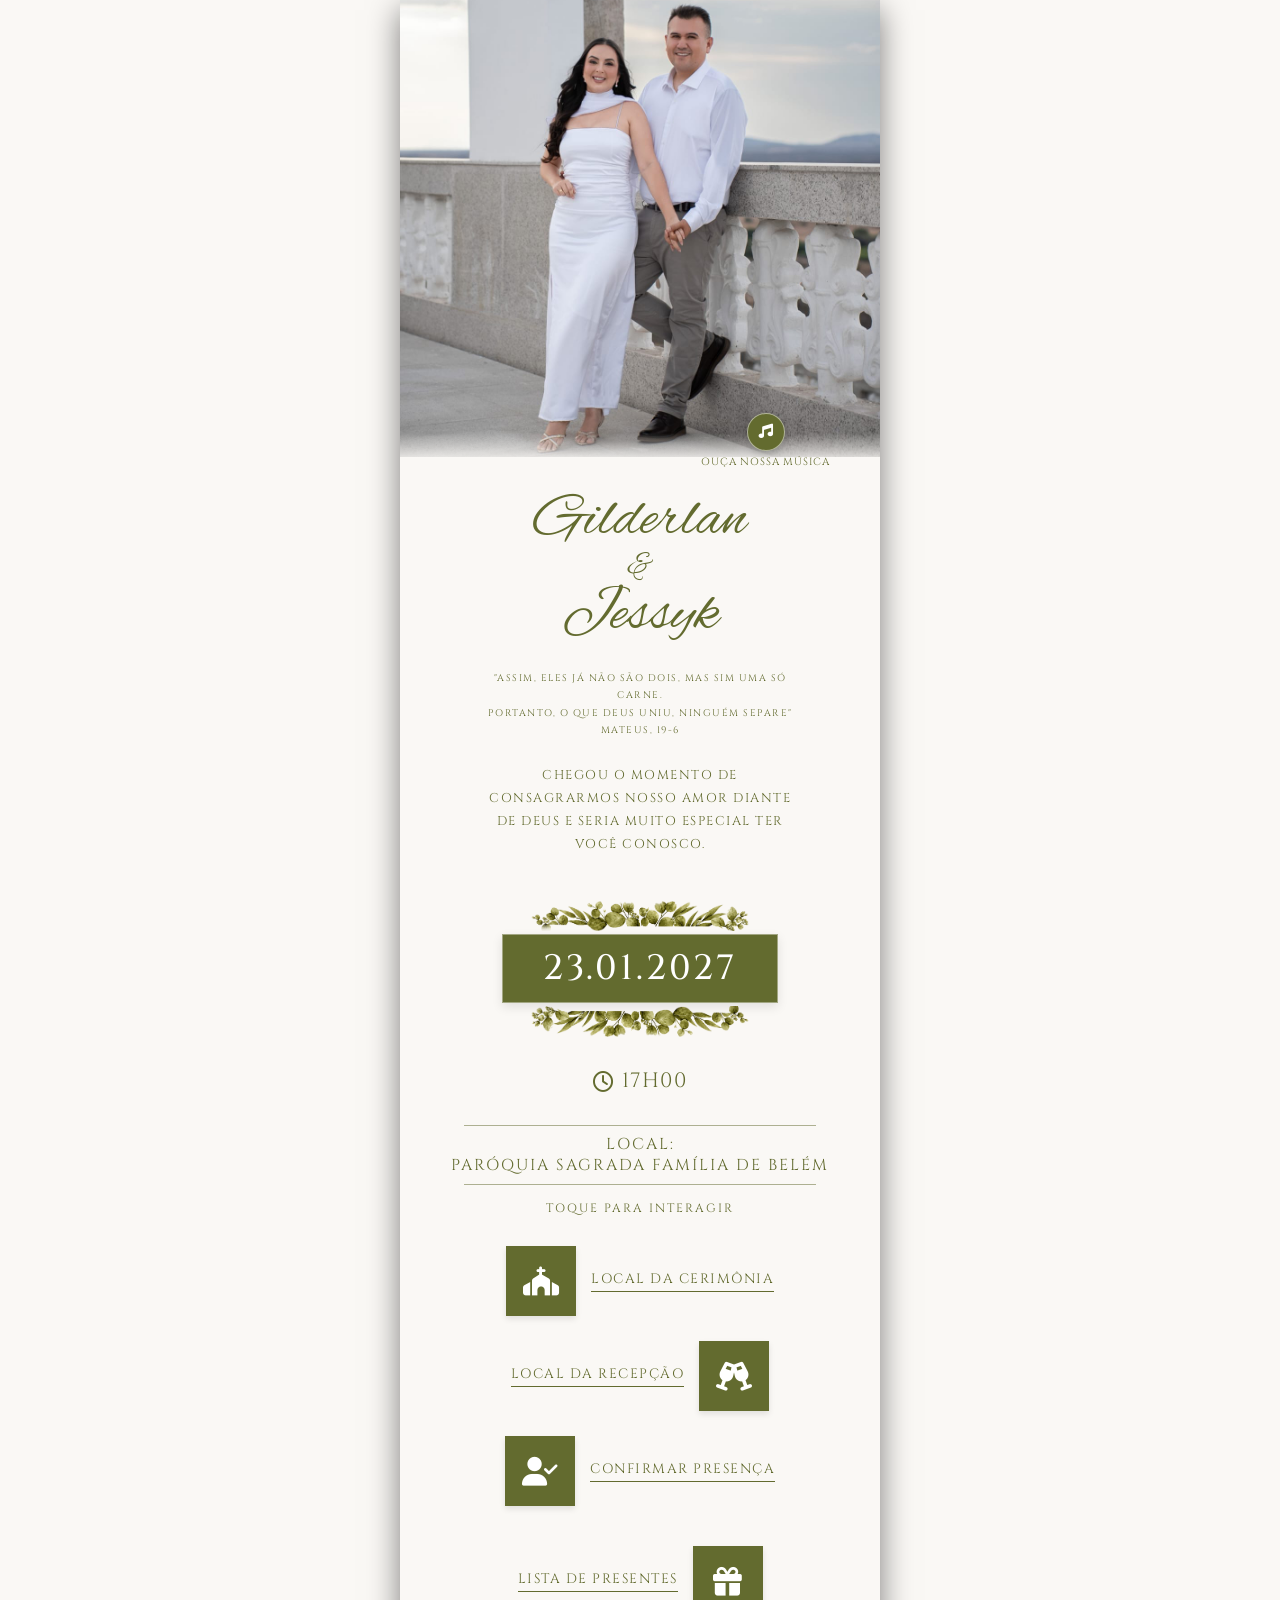
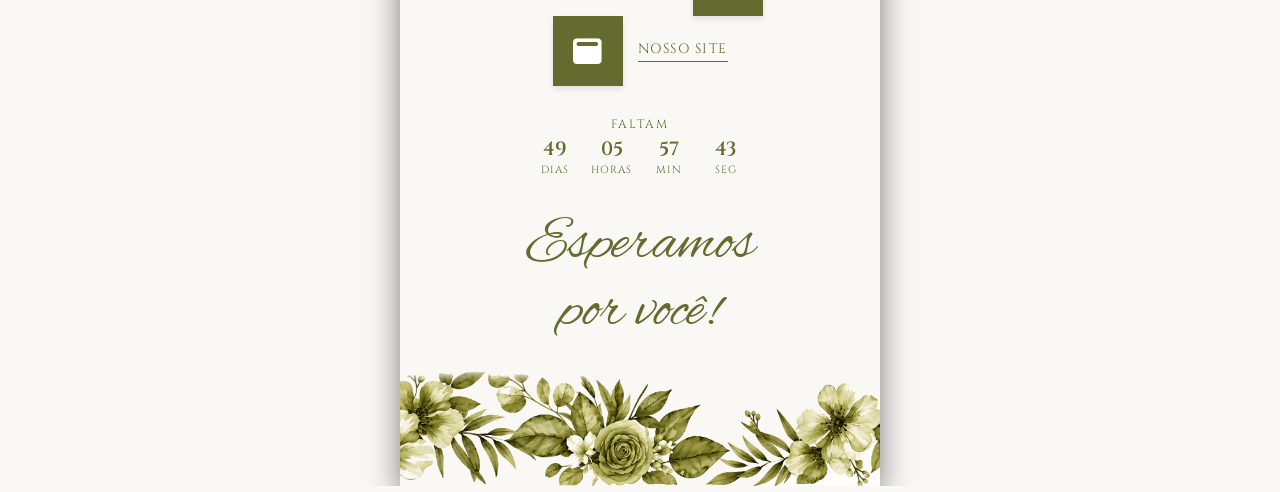
<file: index.html>
<!DOCTYPE html>
<html lang="pt-BR">
<head>
  <meta charset="UTF-8">
  <meta name="viewport" content="width=device-width, initial-scale=1.0">
  <title>Gilderlan e Jessyk</title>
  
  <!-- Google Fonts -->
  <link rel="preconnect" href="https://fonts.googleapis.com">
  <link rel="preconnect" href="https://fonts.gstatic.com" crossorigin>
  <link href="https://fonts.googleapis.com/css2?family=Alex+Brush&family=Cinzel:wght@400;500;600&display=swap" rel="stylesheet">
  
  <!-- Ícones do App/Navegador -->
  <link href="imagens/icon.png" rel="shortcut icon"/>
  <link href="imagens/icon-192.png" rel="icon" sizes="192x192"/>
  <link href="imagens/icon-180.png" rel="apple-touch-icon" sizes="180x180"/>
  
  <!-- FontAwesome -->
  <link rel="stylesheet" href="https://cdnjs.cloudflare.com/ajax/libs/font-awesome/6.4.0/css/all.min.css">

  <!-- CSS Local -->
  <link rel="stylesheet" href="./style.css">
</head>
<body>
  <!-- Música de fundo -->
  <audio id="bg-music" loop src="audio/musica.mp3"></audio>
  
  <div class="card-container">

    <!-- FOTO DO TOPO (Floral Cima Ajustado) -->
    <div class="top-photo-wrapper">
      <img src="imagens/foto-casal.png" alt="Flores verde oliva">
    </div>

    <!-- CONTEÚDO PRINCIPAL -->
    <div class="main-content">
      
      <!-- CONTAINER DOS NOMES COM A DECORAÇÃO -->
      <div class="names-container">
        <h1 class="couple-names">
          Gilderlan
          <span>&</span>
          Jessyk
        </h1>
         <!-- Bloco de Música com Texto -->
<div class="music-wrapper">
    <button id="music-btn" class="music-toggle-btn" aria-label="Tocar Música">
      <i class="fa-solid fa-music"></i>
    </button>
    <span class="music-label">Ouça nossa música</span>
  </div>
      </div>
       
      <!-- Versículo Bíblico -->
      <p class="versiculo-biblico">
       "Assim, eles já não são dois, mas sim uma só carne.<br> 
        Portanto, o que Deus uniu, ninguém separe"<br>
        Mateus, 19-6
      </p>

      <!-- Texto da Saudação -->
      <p class="invitation-text">
        Chegou o momento de consagrarmos nosso amor diante de Deus e seria muito especial ter você conosco.
      </p>

      <!-- SEÇÃO DA DATA COM DECORAÇÕES -->
      <div class="date-wrapper">
        <img src="imagens/floral-cima.png" alt="Decoração Topo" class="date-deco date-deco-top">

        <!-- DATA EM DESTAQUE -->
        <div class="date-badge">
          23.01.2027
        </div>

        <img src="imagens/floral-baixo.png" alt="Decoração Base" class="date-deco date-deco-bottom">
      </div>

      <!-- HORA -->
      <div class="time-text">
        <i class="far fa-clock"></i>
        <span>17H00</span>
      </div>
      
      <!-- LOCAL -->
      <div class="location-info">
        <div class="divider-line"></div>
        <p class="location-text">Local: <br>Paróquia Sagrada Família de Belém</p>
        <div class="divider-line"></div>
      </div>

      <!-- INSTRUÇÃO -->
      <p class="touch-instruction">Toque para interagir</p>

      <!-- BOTÕES INTERATIVOS -->
      <div class="interactive-buttons">

        <!-- Botão 1: Local da Cerimônia (Igreja) -->
        <a href="https://digitalconvite.github.io/gilderlan-e-jessyk/local-cerimonia.html" rel="noopener noreferrer" class="btn-row">
          <div class="icon-square">
            <i class="fas fa-church"></i>
          </div>
          <span class="btn-label">Local da Cerimônia</span>
        </a>
        
         <!-- Botão 1: Local da Recepção -->
        <a href="https://digitalconvite.github.io/gilderlan-e-jessyk/local-recepcao.html" rel="noopener noreferrer" class="btn-row reverse">
          <div class="icon-square">
            <i class="fas fa-glass-cheers"></i>
          </div>
          <span class="btn-label">Local da Recepção</span>
        </a>
       
        <!-- Botão 3: Confirmar Presença -->
      <a href="https://noivos.casar.com/jessykgil?intro=0#/rsvp" rel="noopener noreferrer" class="btn-row">
        <div class="icon-square">
          <i class="fas fa-user-check"></i>
        </div>
        <span class="btn-label">Confirmar Presença</span>
      </div>
        
        <!-- Botão 3: Lista de presentes -->
        <a href="https://noivos.casar.com/jessykgil?intro=0#/presentes" rel="noopener noreferrer" class="btn-row reverse">
          <div class="icon-square">
            <i class="fas fa-gift"></i>
          </div>
          <span class="btn-label">Lista de presentes</span>
        </a>
       
        <!-- Site -->
        <a href="https://noivos.casar.com/jessykgil" rel="noopener noreferrer" class="btn-row">
          <div class="icon-square">
            <i class="fa-solid fa-window-maximize"></i>
          </div>
          <span class="btn-label">Nosso site</span>
        </a>

      </div>
      
   <!-- CONTAGEM REGRESSIVA -->
<div class="countdown-container">
  <div class="countdown-title">FALTAM</div>
  <div class="countdown-timer" id="countdown">
    <div class="time-box">
      <span id="days">00</span>
      <small>dias</small>
    </div>
    <div class="time-box">
      <span id="hours">00</span>
      <small>horas</small>
    </div>
    <div class="time-box">
      <span id="minutes">00</span>
      <small>min</small>
    </div>
    <div class="time-box">
      <span id="seconds">00</span>
      <small>seg</small>
    </div>
  </div>
</div>

    <div class="waiting-text">
        Esperamos<br>por você!
      </div>

    <!-- FOTO DA PARTE INFERIOR -->
    <div class="bottom-section">
      <div class="bottom-photo-wrapper">
        <img src="imagens/floral2.png" alt="flores douradas">
      </div>
    </div>

  </div>

  <!-- MODAL RSVP -->
  <div id="rsvpModal" class="modal">
    <div class="modal-content">
      <h3>Confirmação de Presença</h3>
      <form id="rsvpForm">
        
        <div class="form-group">
          <label for="nome">Seu Nome Completo:</label>
          <input type="text" id="nome" placeholder="Digite seu nome completo" required>
        </div>
        
        <div class="form-group">
          <label for="presencaCelebracao">Celebração:</label>
          <select id="presencaCelebracao" required>
            <option value="Sim, estarei presente na Celebração">Sim, estarei presente na Celebração</option>
            <option value="Não poderei ir à Celebração">Não poderei ir à Celebração</option>
          </select>
        </div>

        <div class="form-group">
          <label for="presencaRecepcao">Recepção / Festa:</label>
          <select id="presencaRecepcao" required>
            <option value="Sim, estarei presente na Recepção">Sim, estarei presente na Recepção</option>
            <option value="Não poderei ir à Recepção">Não poderei ir à Recepção</option>
          </select>
        </div>

        <div class="form-group">
          <label for="acompanhantes">Quantidade de Acompanhantes:</label>
          <input type="number" id="acompanhantes" placeholder="0" min="0" value="0">
        </div>

        <button type="submit" class="modal-btn">Enviar via WhatsApp</button>
        <button type="button" class="modal-btn btn-cancel" id="closeRsvpBtn">Fechar</button>
      </form>
    </div>
  </div>

  <!-- JavaScript Local -->
  <script src="./script.js"></script>
</body>
</html>
</file>
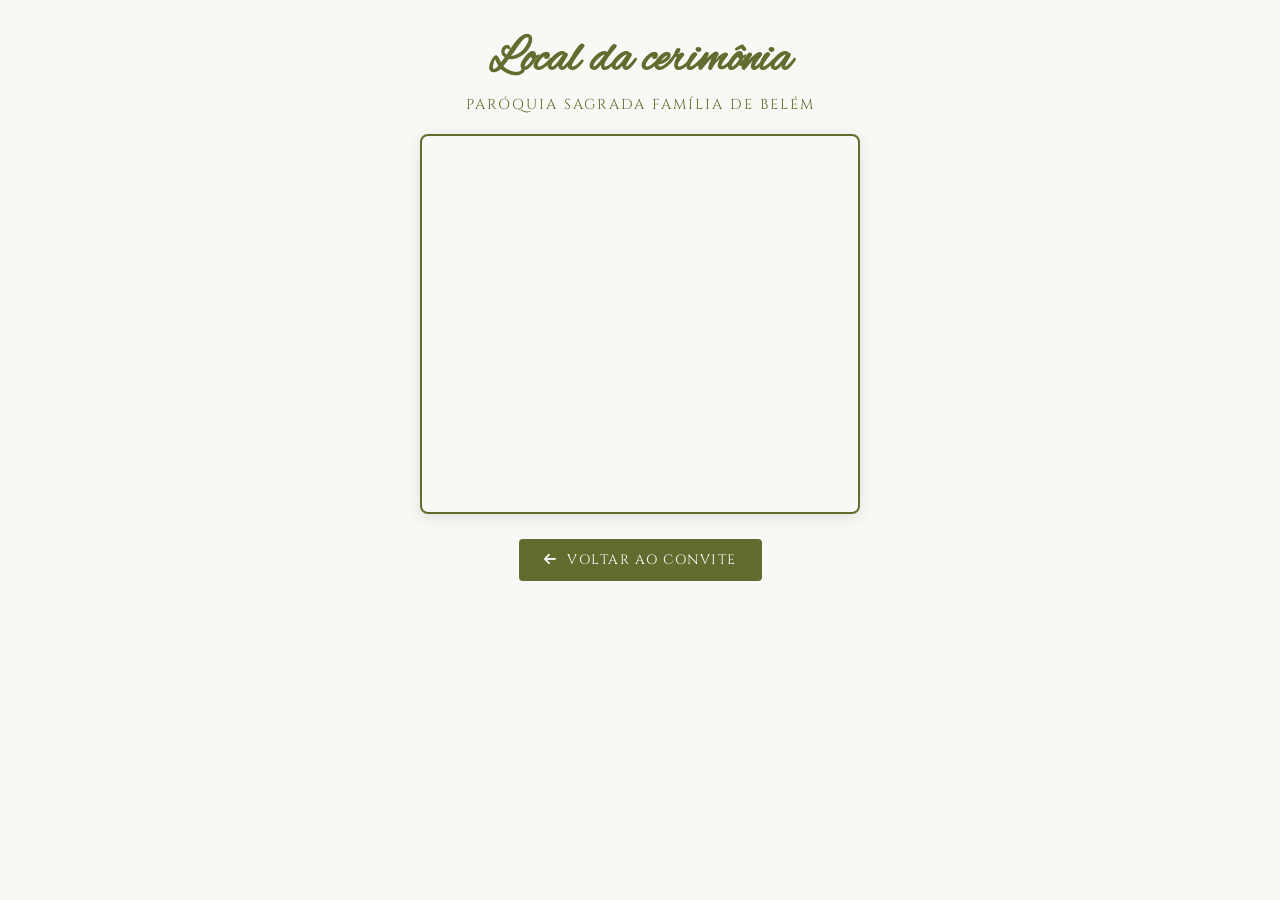
<file: local-cerimonia.html>
<!DOCTYPE html>
<html lang="pt-BR">
<head>
  <meta charset="UTF-8">
  <meta name="viewport" content="width=device-width, initial-scale=1.0">
  <title>Cerimônia</title>
  
  <!-- Google Fonts & FontAwesome -->
  <link rel="preconnect" href="https://fonts.googleapis.com">
  <link rel="preconnect" href="https://fonts.gstatic.com" crossorigin>
  <link href="https://fonts.googleapis.com/css2?family=Alex+Brush&family=Cinzel:wght@400;500;600&display=swap" rel="stylesheet">
  <link rel="stylesheet" href="https://cdnjs.cloudflare.com/ajax/libs/font-awesome/6.4.0/css/all.min.css">

  <!-- Estilos da página de localização -->
  <style>
    :root {
      --bg-color: #FAF8F5;
      --primary-color: #636b2F;
      --text-gold: #636b2F;
      --font-cursive: 'Alex Brush', cursive;
      --font-serif: 'Cinzel', serif;
    }

    * {
      box-sizing: border-box;
      margin: 0;
      padding: 0;
    }

    body {
      background-color: var(--bg-color);
      font-family: var(--font-serif);
      color: var(--text-gold);
      min-height: 100vh;
      display: flex;
      justify-content: center;
      align-items: flex-start;
    }

    .page-container {
      width: 100%;
      max-width: 480px;
      padding: 30px 20px;
      text-align: center;
      display: flex;
      flex-direction: column;
      align-items: center;
    }

    .title {
      font-family: var(--font-cursive);
      font-size: 3rem;
      color: var(--primary-color);
      margin-bottom: 5px;
    }

    .subtitle {
      font-size: 0.9rem;
      letter-spacing: 2px;
      text-transform: uppercase;
      margin-bottom: 20px;
    }

    .map-frame {
      width: 100%;
      height: 380px;
      border: 2px solid var(--primary-color);
      border-radius: 8px;
      overflow: hidden;
      box-shadow: 0 4px 15px rgba(0, 0, 0, 0.1);
      margin-bottom: 25px;
    }

    .map-frame iframe {
      width: 100%;
      height: 100%;
      border: 0;
    }

    /* Botão de Voltar ao Convite */
    .back-btn {
      display: inline-flex;
      align-items: center;
      gap: 10px;
      background-color: var(--primary-color);
      color: #FFFFFF;
      text-decoration: none;
      padding: 12px 25px;
      border-radius: 4px;
      font-size: 0.85rem;
      letter-spacing: 1.5px;
      text-transform: uppercase;
      transition: transform 0.2s ease, background-color 0.2s ease;
    }

    .back-btn:hover {
      transform: scale(1.03);
    }
  </style>
</head>
<body>

  <div class="page-container">
    <h1 class="title">Local da cerimônia</h1>
    <p class="subtitle">Paróquia Sagrada família de Belém</p>

    <!-- MAPA INCORPORADO DO GOOGLE MAPS (Entrar no google maps, digitar o local, compartilhar e escoher opção incorporar um mapa e copiar apenas o link) -->
    <div class="map-frame">
      <iframe 
        src="https://www.google.com/maps/embed?pb=!1m18!1m12!1m3!1d3963.9960148154155!2d-38.41658272405902!3d-6.522184613763965!2m3!1f0!2f0!3f0!3m2!1i1024!2i768!4f13.1!3m3!1m2!1s0x7a491e4e1c162b1%3A0x431809e51063387c!2sIgreja%20Matriz%20Sagrada%20Fam%C3%ADlia%20de%20Bel%C3%A9m!5e0!3m2!1spt-BR!2sbr!4v1794571923852!5m2!1spt-BR!2sbr" width="600" height="450" style="border:0;" allowfullscreen="" loading="lazy" referrerpolicy="strict-origin-when-cross-origin" 
        loading="lazy" 
        referrerpolicy="no-referrer-when-downgrade">
      </iframe>
    </div>

    <!-- BOTÃO PARA VOLTAR -->
    <a href="./index.html" class="back-btn">
      <i class="fas fa-arrow-left"></i>
      Voltar ao Convite
    </a>
  </div>

</body>
</html>
</file>
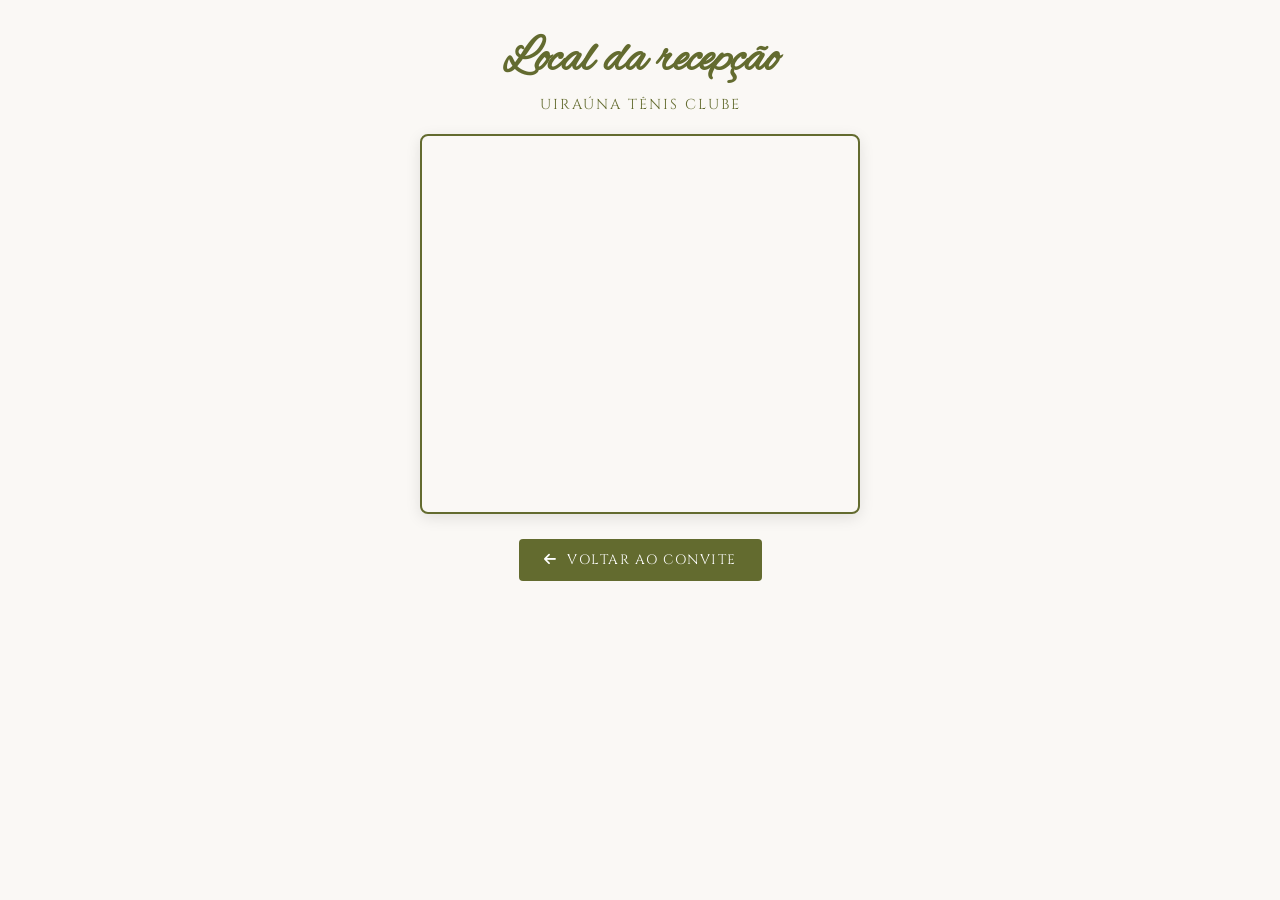
<file: local-recepcao.html>
<!DOCTYPE html>
<html lang="pt-BR">
<head>
  <meta charset="UTF-8">
  <meta name="viewport" content="width=device-width, initial-scale=1.0">
  <title>Recepção</title>
  
  <!-- Google Fonts & FontAwesome -->
  <link rel="preconnect" href="https://fonts.googleapis.com">
  <link rel="preconnect" href="https://fonts.gstatic.com" crossorigin>
  <link href="https://fonts.googleapis.com/css2?family=Alex+Brush&family=Cinzel:wght@400;500;600&display=swap" rel="stylesheet">
  <link rel="stylesheet" href="https://cdnjs.cloudflare.com/ajax/libs/font-awesome/6.4.0/css/all.min.css">

  <!-- Estilos da página de localização -->
  <style>
    :root {
      --bg-color: #FAF8F5;
      --primary-color: #636b2F;
      --text-gold: #636b2F;
      --font-cursive: 'Alex Brush', cursive;
      --font-serif: 'Cinzel', serif;
    }

    * {
      box-sizing: border-box;
      margin: 0;
      padding: 0;
    }

    body {
      background-color: var(--bg-color);
      font-family: var(--font-serif);
      color: var(--text-gold);
      min-height: 100vh;
      display: flex;
      justify-content: center;
      align-items: flex-start;
    }

    .page-container {
      width: 100%;
      max-width: 480px;
      padding: 30px 20px;
      text-align: center;
      display: flex;
      flex-direction: column;
      align-items: center;
    }

    .title {
      font-family: var(--font-cursive);
      font-size: 3rem;
      color: var(--primary-color);
      margin-bottom: 5px;
    }

    .subtitle {
      font-size: 0.9rem;
      letter-spacing: 2px;
      text-transform: uppercase;
      margin-bottom: 20px;
    }

    .map-frame {
      width: 100%;
      height: 380px;
      border: 2px solid var(--primary-color);
      border-radius: 8px;
      overflow: hidden;
      box-shadow: 0 4px 15px rgba(0, 0, 0, 0.1);
      margin-bottom: 25px;
    }

    .map-frame iframe {
      width: 100%;
      height: 100%;
      border: 0;
    }

    /* Botão de Voltar ao Convite */
    .back-btn {
      display: inline-flex;
      align-items: center;
      gap: 10px;
      background-color: var(--primary-color);
      color: #FFFFFF;
      text-decoration: none;
      padding: 12px 25px;
      border-radius: 4px;
      font-size: 0.85rem;
      letter-spacing: 1.5px;
      text-transform: uppercase;
      transition: transform 0.2s ease, background-color 0.2s ease;
    }

    .back-btn:hover {
      transform: scale(1.03);
    }
  </style>
</head>
<body>

  <div class="page-container">
    <h1 class="title">Local da recepção</h1>
    <p class="subtitle">Uiraúna Tênis Clube</p>

    <!-- MAPA INCORPORADO DO GOOGLE MAPS (Entrar no google maps, digitar o local, compartilhar e escoher opção incorporar um mapa e copiar apenas o link) -->
    <div class="map-frame">
      <iframe 
        src="https://www.google.com/maps/embed?pb=!1m18!1m12!1m3!1d3964.000811459563!2d-38.41303162405985!3d-6.521578163758079!2m3!1f0!2f0!3f0!3m2!1i1024!2i768!4f13.1!3m3!1m2!1s0x7a491fad9155555%3A0xa0b5c67eddd86f00!2sUTC%20-%20Uira%C3%BAna%20T%C3%AAnis%20Clube!5e0!3m2!1spt-BR!2sbr!4v1794572088834!5m2!1spt-BR!2sbr" width="600" height="450" style="border:0;" allowfullscreen="" loading="lazy" referrerpolicy="strict-origin-when-cross-origin" 
        loading="lazy" 
        referrerpolicy="no-referrer-when-downgrade">
      </iframe>
    </div>

    <!-- BOTÃO PARA VOLTAR -->
    <a href="./index.html" class="back-btn">
      <i class="fas fa-arrow-left"></i>
      Voltar ao Convite
    </a>
  </div>

</body>
</html>
</file>
<file: style.css>
:root {
  --bg-color: #FAF8F5;
  --primary-color: #636b2F;
  --text-gold: #636b2F;
  --text-dark: #636b2F;
  --font-cursive: 'Alex Brush', cursive;
  --font-serif: 'Cinzel', serif;
}

* {
  box-sizing: border-box;
  margin: 0;
  padding: 0;
}

html, body {
  width: 100%;
  min-height: 100vh;
  background-color: #faf8f5;
  font-family: var(--font-serif);
  overflow-x: hidden;
  display: flex;
  justify-content: center;
  align-items: flex-start;
}

/* Container do Convite */
.card-container {
  width: 100%;
  max-width: 480px;
  background-color: var(--bg-color);
  position: relative;
  display: flex;
  flex-direction: column;
  align-items: center;
  text-align: center;
  box-shadow: 0 10px 30px rgba(0,0,0,0.5);
  min-height: 100vh;
}

/* Foto do Topo (Floral Cima - Ocupa 100% da Largura) */
.top-photo-wrapper {
  width: 100%;
  height: 100%;
  position: relative;
  overflow: hidden;
}

.top-photo-wrapper img {
  width: 100%;
  height: 100%;
  object-fit: cover;
  object-position: center top;
}

.top-photo-wrapper::after {
  content: '';
  position: absolute;
  bottom: 0;
  left: 0;
  width: 100%;
  height: 30px;
  background: linear-gradient(to bottom, rgba(250,248,245,0) 0%, var(--bg-color) 100%);
}

/* Conteúdo Central */
.main-content {
  padding: 20px 20px 40px;
  width: 100%;
  display: flex;
  flex-direction: column;
  align-items: center;
}

.names-container {
  position: relative;
  display: flex;
  justify-content: center;
  align-items: center;
  width: 50%;
  margin: 5px 0 20px;
}

.names-container .couple-names {
  margin: 0;
}

.couple-names {
  font-family: var(--font-cursive);
  font-size: 3.8rem;
  color: var(--primary-color);
  line-height: 1.1;
  margin: 10px 0 20px;
  font-weight: normal;
}

.couple-names span {
  display: block;
  font-size: 2.2rem;
  margin: -5px 0;
}

.versiculo-biblico {
  font-size: 0.6rem;
  color: var(--text-gold);
  letter-spacing: 1.5px;
  line-height: 1.8;
  max-width: 320px;
  text-transform: uppercase;
  margin-bottom: 25px;
}

.invitation-text {
  font-size: 0.8rem;
  color: var(--text-gold);
  letter-spacing: 1.5px;
  line-height: 1.8;
  max-width: 320px;
  text-transform: uppercase;
  margin-bottom: 25px;
}

.information-extra {
  font-size: 0.8rem;
  color: var(--text-gold);
  letter-spacing: 1.5px;
  line-height: 1.8;
  max-width: 320px;
  text-transform: uppercase;
  margin-bottom: 25px;
}

.location-info {
  width: 100%;
  margin-bottom: 15px;
}

.divider-line {
  width: 80%;
  height: 1px;
  background-color: var(--text-gold);
  opacity: 0.5;
  margin: 0 auto;
}

.location-text {
  font-size: 0.99rem;
  color: var(--text-gold);
  letter-spacing: 2px;
  padding: 8px 0;
  text-transform: uppercase;
}

/* Horário do Evento */
.time-text {
  display: flex;
  align-items: center;
  justify-content: center;
  gap: 6px;
  font-size: 1.3rem;
  color: var(--text-gold);
  letter-spacing: 1.5px;
  margin-bottom: 30px;
}

.time-text i,
.time-text span {
  color: var(--text-gold);
}

.date-wrapper {
  display: flex;
  flex-direction: column;
  align-items: center;
  justify-content: center;
  width: 100%;
  margin: 20px 0 30px;
}

.date-wrapper .date-badge {
  margin: 1px 0;
}

.date-badge {
  background-color: var(--primary-color);
  color: #FFFFFF;
  font-size: 2.2rem;
  font-weight: 500;
  padding: 10px 40px;
  letter-spacing: 3px;
  border: 1px solid rgba(255,255,255,0.4);
  box-shadow: 0 4px 10px rgba(0,0,0,0.1);
  position: relative;
}

.date-deco {
  width: 220px;
  height: auto;
  object-fit: contain;
  pointer-events: none;
}

.date-deco-top {
  margin-bottom: 2px;
}

.date-deco-bottom {
  margin-top: 2px;
}

.touch-instruction {
  font-size: 0.75rem;
  color: var(--text-gold);
  letter-spacing: 2px;
  text-transform: uppercase;
  margin-bottom: 30px;
}

.interactive-buttons {
  width: 100%;
  display: flex;
  flex-direction: column;
  gap: 25px;
  margin-bottom: 40px;
}

.btn-row {
  display: flex;
  align-items: center;
  justify-content: center;
  gap: 15px;
  text-decoration: none;
  cursor: pointer;
  transition: transform 0.2s ease;
}

.btn-row.reverse {
  flex-direction: row-reverse;
}

.btn-row:hover {
  transform: scale(1.03);
}

.icon-square {
  width: 70px;
  height: 70px;
  background-color: var(--primary-color);
  border: 1px solid var(--text-dark);
  display: flex;
  align-items: center;
  justify-content: center;
  color: #FFFFFF;
  font-size: 1.8rem;
  box-shadow: 0 3px 6px rgba(0,0,0,0.1);
}

.btn-label {
  font-size: 0.85rem;
  color: var(--text-gold);
  letter-spacing: 1.5px;
  text-transform: uppercase;
  position: relative;
  padding-bottom: 4px;
}

.btn-label::after {
  content: '';
  position: absolute;
  bottom: 0;
  left: 0;
  width: 100%;
  height: 1px;
  background-color: var(--text-gold);
}

/* Foto Rodapé (Floral Baixo - Ocupa 100% da Largura) */
.bottom-section {
  width: 100%;
  position: relative;
}

.bottom-photo-wrapper {
  width: 100%;
  height: 120px;
  position: relative;
}

.bottom-photo-wrapper img {
  width: 100%;
  height: 100%;
  object-fit: cover;
  object-position: center bottom; /* Foca na parte de baixo da imagem floral */
}
.waiting-text {
  font-family: var(--font-cursive);
  font-size: 3.8rem;
  color: var(--primary-color);
  line-height: 1.1;
  margin: 10px 0 20px;
  font-weight: normal;
}

.waiting-text span {
  display: block;
  font-size: 2.2rem;
  margin: -5px 0;
}

/* Estilos da Contagem Regressiva */
.countdown-container {
  display: flex;
  flex-direction: column;
  align-items: center;
  margin: -10px 0 25px; /* Ajuste a margem se preferir mais distante ou próximo */
}

.countdown-title {
  font-size: 0.75rem;
  color: var(--text-gold, #e35336);
  letter-spacing: 2px;
  margin-bottom: 8px;
  font-family: var(--font-serif, serif);
}

.countdown-timer {
  display: flex;
  gap: 12px;
}

.time-box {
  display: flex;
  flex-direction: column;
  align-items: center;
  min-width: 45px;
}

.time-box span {
  font-size: 1.2rem;
  font-weight: 600;
  color: var(--primary-color, #e35336);
  font-family: var(--font-serif, serif);
  line-height: 1;
}

.time-box small {
  font-size: 0.65rem;
  color: var(--text-gold, #e35336);
  text-transform: uppercase;
  letter-spacing: 1px;
  margin-top: 4px;
}

/* Container de Música acima/direita dos nomes */
.music-wrapper {
  position: absolute;
  right: -80px;
  top: -75px;
  display: flex;
  flex-direction: column;
  align-items: center;
  z-index: 10;
}

.music-toggle-btn {
  width: 38px;
  height: 38px;
  border-radius: 50%;
  background-color: var(--primary-color);
  color: #ffffff;
  border: 1px solid rgba(255, 255, 255, 0.5);
  box-shadow: 0 3px 8px rgba(0, 0, 0, 0.2);
  cursor: pointer;
  display: flex;
  align-items: center;
  justify-content: center;
  font-size: 0.9rem;
  transition: transform 0.2s ease, background-color 0.2s ease;
}

.music-toggle-btn:hover {
  transform: scale(1.1);
}

.music-toggle-btn.playing {
  animation: pulse 2s infinite;
}

/* Texto abaixo do botão */
.music-label {
  font-size: 0.65rem;
  color: var(--text-gold);
  letter-spacing: 0.8px;
  text-transform: uppercase;
  margin-top: 4px;
  white-space: nowrap;
  font-family: var(--font-serif);
}

/* ==========================================
   ESTILOS DA JANELA MODAL (RSVP)
   ================================---------- */

/* 1. Esconde o modal por padrão e cria o fundo escurecido */
.modal {
  display: none; /* ESSENCIAL: Mantém oculto até ser ativado via JavaScript */
  position: fixed;
  top: 0;
  left: 0;
  width: 100%;
  height: 100%;
  background-color: rgba(0, 0, 0, 0.6); /* Fundo escuro semi-transparente */
  justify-content: center;
  align-items: center;
  z-index: 1000; /* Garante que fique acima de todos os elementos */
  padding: 20px;
}

/* 2. Caixa de conteúdo do modal */
.modal-content {
  background-color: var(--bg-color, #FAF8F5);
  padding: 30px 25px;
  width: 100%;
  max-width: 400px;
  border-radius: 8px;
  box-shadow: 0 10px 30px rgba(0, 0, 0, 0.3);
  text-align: left;
  position: relative;
  max-height: 90vh;
  overflow-y: auto;
  border: 1px solid var(--primary-color);
}

.modal-content h3 {
  font-family: var(--font-serif);
  color: var(--primary-color);
  font-size: 1.3rem;
  text-align: center;
  margin-bottom: 20px;
  letter-spacing: 1px;
}

/* 3. Estilização dos campos do formulário */
.form-group {
  margin-bottom: 15px;
  display: flex;
  flex-direction: column;
}

.form-group label {
  font-size: 0.75rem;
  color: var(--text-gold);
  letter-spacing: 1px;
  text-transform: uppercase;
  margin-bottom: 6px;
  font-family: var(--font-serif);
}

.form-group input,
.form-group select {
  padding: 10px;
  font-size: 0.9rem;
  border: 1px solid rgba(99, 107, 47, 0.4);
  background-color: #ffffff;
  color: #333333;
  border-radius: 4px;
  outline: none;
  font-family: var(--font-serif);
}

.form-group input:focus,
.form-group select:focus {
  border-color: var(--primary-color);
  box-shadow: 0 0 5px rgba(99, 107, 47, 0.3);
}

/* 4. Botões internos do modal */
.modal-btn {
  width: 100%;
  background-color: var(--primary-color);
  color: #ffffff;
  border: none;
  padding: 12px;
  font-size: 0.85rem;
  letter-spacing: 1.5px;
  text-transform: uppercase;
  cursor: pointer;
  border-radius: 4px;
  margin-top: 10px;
  transition: opacity 0.2s ease;
  font-family: var(--font-serif);
}

.modal-btn:hover {
  opacity: 0.9;
}

.modal-btn.btn-cancel {
  background-color: #a94442; /* Tom avermelhado ou neutro para fechar */
  margin-top: 8px;
}
</file>
